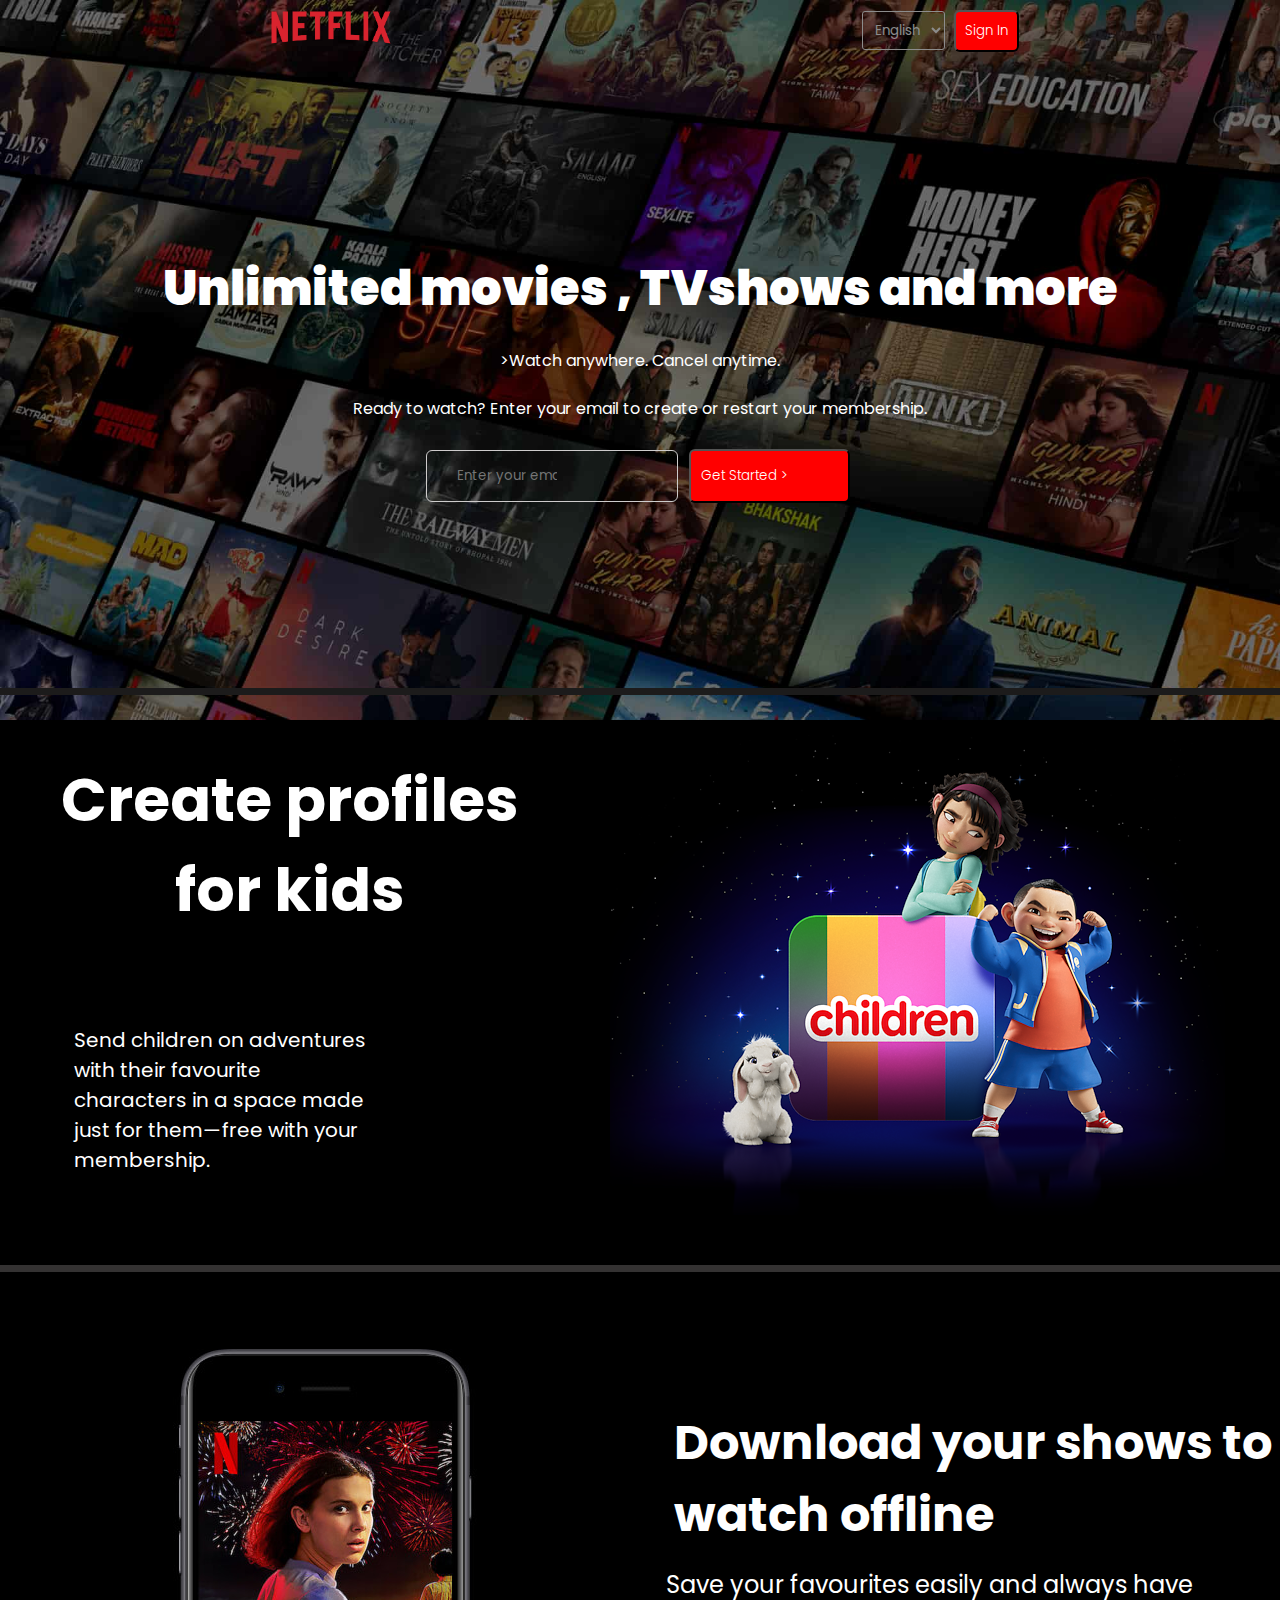
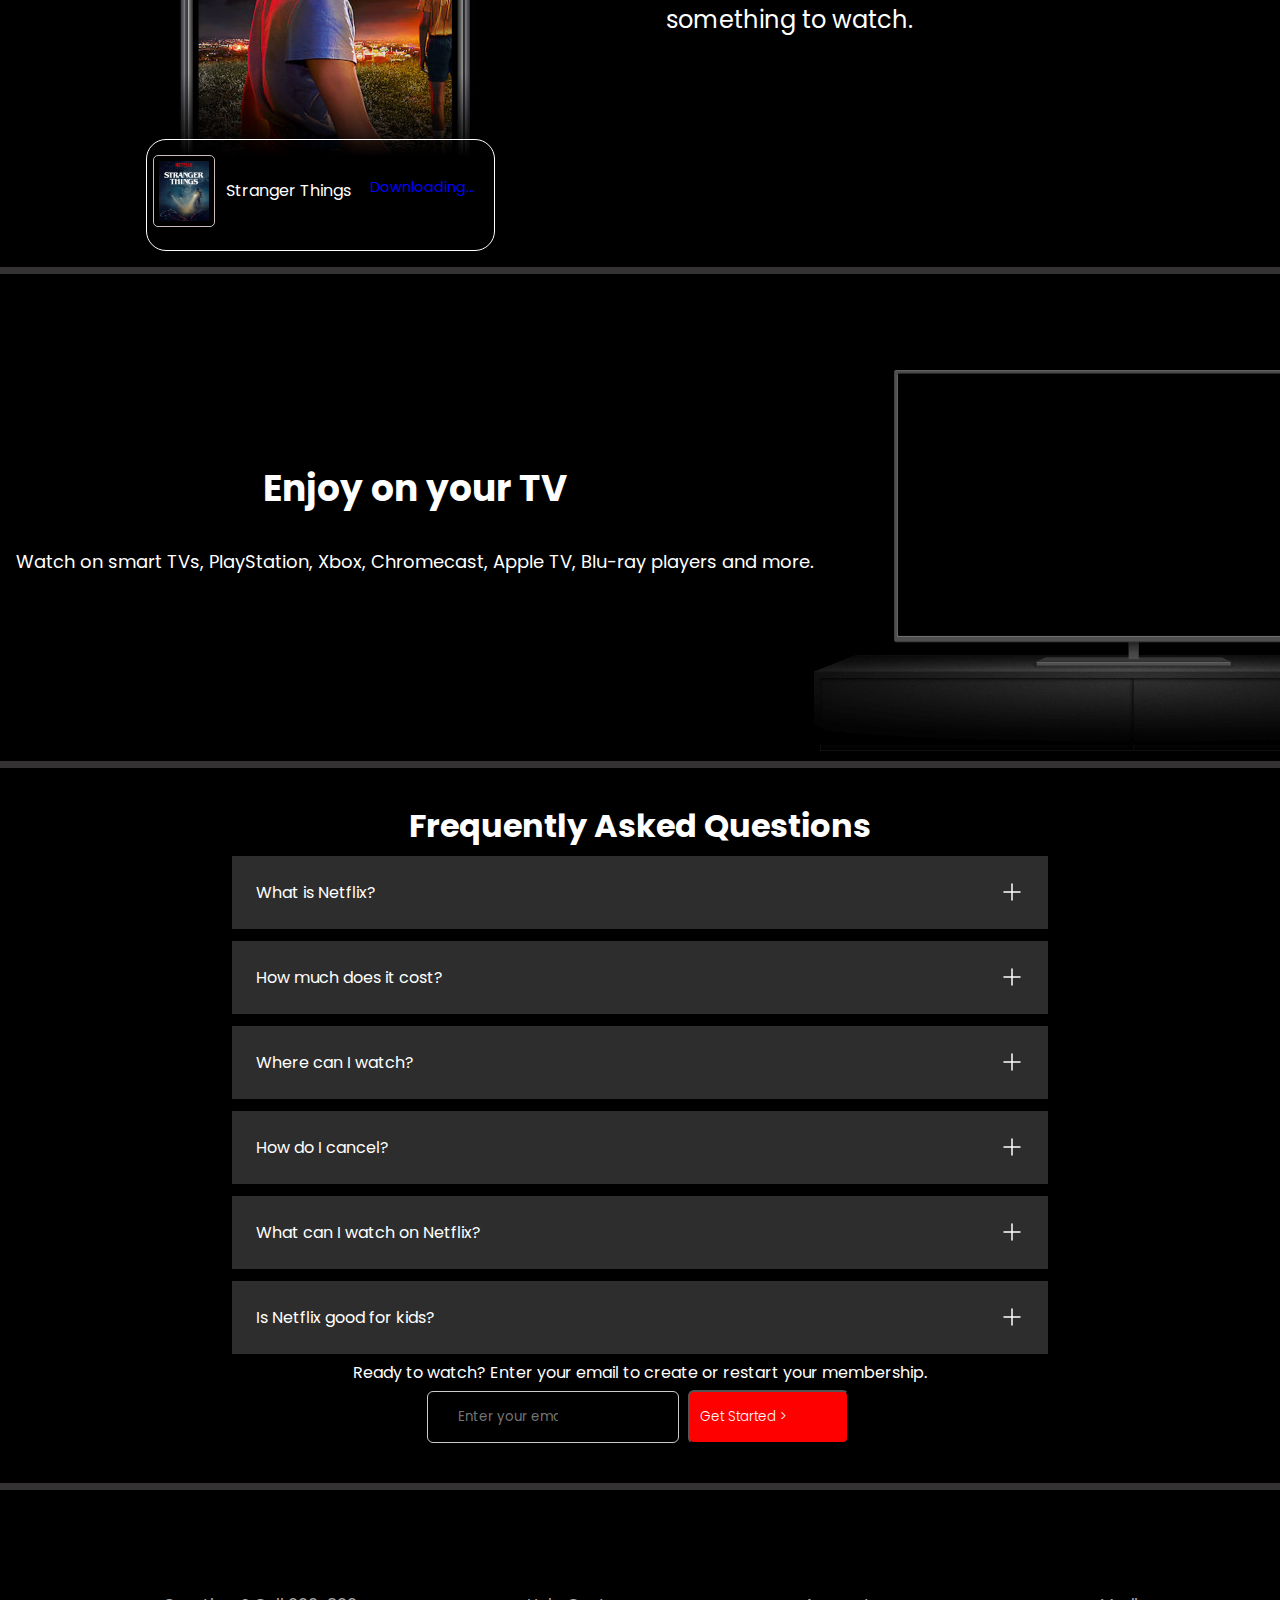
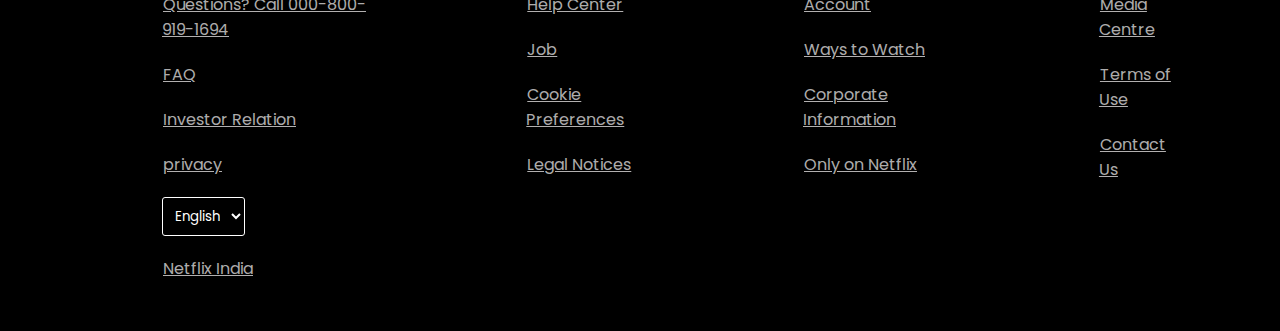
<file: index.html>
<!DOCTYPE html>
<html lang="en">
<head>
    <meta charset="UTF-8">
    <meta name="viewport" content="width=device-width, initial-scale=1.0">
    <title>netflix</title>
    <link rel="stylesheet" href="Netflix.css">
</head>
<body>
    <div class="main">
        <nav>
            <span><img  src="Netflix_Logo_PMS.png"></span>
            <div>
                <!-- <button class="btn1">English</button> -->
                <select name="lang" id="netflix">
                    <option value="Eng">English</option>
                    <option value="Hindi">Hindi</option>
                </select>
                <button class="btn2">Sign In</button>
            </div>
        </nav>
        <div class="box">
        </div>
        <div class="hero">
         <h1> Unlimited   movies ,  TVshows   and   more</h1>
            <span>>Watch anywhere. Cancel anytime.</span>
 
             <span>Ready to watch? Enter your email to create or restart your membership.</span>
             <div class="inputbox">
                <input type="text" placeholder="Enter your email adress">
                <button class="btn2" id="btn3" >Get Started   ></button>
             </div>
        </div>
        <div class="line">

        </div>
        <div class="new">
          <h1>Create profiles for kids</h1>
           <p>Send children on adventures with their favourite characters in a space made just for them—free with your membership.</p>
           <img src="child.png">
        </div>
        <div class="line2">

        </div>
        <div class="old">
            <div class="container">
               <img src="eleven.jpg">
               <div class="box2">
                    <img src="stranger.png">

                <div class="download">
                   Stranger Things
                </div>
                <div class="stranger">
                    Downloading...
                </div>
                </div>
            </div>
            <h1>Download your shows to watch offline</h1>
           <p> Save your favourites easily and always have something to watch.</p> 
       
        </div>
        <div class="line3"></div>
        <section class="third">
            <div class="msg"> 
               <span> Enjoy on your TV</span>
                <span>Watch on smart TVs, PlayStation, Xbox, Chromecast, Apple TV, Blu-ray players and more.</span>
            </div>
            <div class="video">
                <img src="tv.png">
                <video src="https://assets.nflxext.com/ffe/siteui/acquisition/ourStory/fuji/desktop/video-tv-in-0819.m4v" autoplay muted loop></video>
            </div>
        </section>
        <div class="line4"></div>
        <div class="faq">
            <h1>Frequently Asked Questions</h1>
            <div class="box4">
                <span>What is Netflix?</span>
                <svg xmlns="http://www.w3.org/2000/svg" width="24" height="24" viewBox="0 0 24 24" fill="white">
                    <path d="M12 4V20" stroke="white" stroke-width="1.5" stroke-linecap="round" stroke-linejoin="round"/>
                    <path d="M4 12H20" stroke="white" stroke-width="1.5" stroke-linecap="round" stroke-linejoin="round"/>
                    </svg>
            </div>
            <div class="box4">

                <span>How much does it cost?</span>
                <svg xmlns="http://www.w3.org/2000/svg" width="24" height="24" viewBox="0 0 24 24" fill="white">
                    <path d="M12 4V20" stroke="white" stroke-width="1.5" stroke-linecap="round" stroke-linejoin="round"/>
                    <path d="M4 12H20" stroke="white" stroke-width="1.5" stroke-linecap="round" stroke-linejoin="round"/>
                    </svg>
            </div>    
            <div class="box4">

                <span>Where can I watch?</span>
                <svg xmlns="http://www.w3.org/2000/svg" width="24" height="24" viewBox="0 0 24 24" fill="white">
                    <path d="M12 4V20" stroke="white" stroke-width="1.5" stroke-linecap="round" stroke-linejoin="round"/>
                    <path d="M4 12H20" stroke="white" stroke-width="1.5" stroke-linecap="round" stroke-linejoin="round"/>
                    </svg>
            </div>
            <div class="box4">

                <span>How do I cancel?</span>
                <svg xmlns="http://www.w3.org/2000/svg" width="24" height="24" viewBox="0 0 24 24" fill="white">
                    <path d="M12 4V20" stroke="white" stroke-width="1.5" stroke-linecap="round" stroke-linejoin="round"/>
                    <path d="M4 12H20" stroke="white" stroke-width="1.5" stroke-linecap="round" stroke-linejoin="round"/>
                    </svg>
            </div>
            <div class="box4">

                <span>What can I watch on Netflix?</span>
                <svg xmlns="http://www.w3.org/2000/svg" width="24" height="24" viewBox="0 0 24 24" fill="white">
                    <path d="M12 4V20" stroke="white" stroke-width="1.5" stroke-linecap="round" stroke-linejoin="round"/>
                    <path d="M4 12H20" stroke="white" stroke-width="1.5" stroke-linecap="round" stroke-linejoin="round"/>
                    </svg>
            </div>
            <div class="box4">

                <span>Is Netflix good for kids?</span>
                <svg xmlns="http://www.w3.org/2000/svg" width="24" height="24" viewBox="0 0 24 24" fill="white">
                    <path d="M12 4V20" stroke="white" stroke-width="1.5" stroke-linecap="round" stroke-linejoin="round"/>
                    <path d="M4 12H20" stroke="white" stroke-width="1.5" stroke-linecap="round" stroke-linejoin="round"/>
                    </svg>
            </div>
            <span>Ready to watch? Enter your email to create or restart your membership.</span>
            <div class="inputbox">
                <input type="text" placeholder="Enter your email adress">
                <button class="btn2" id="btn3" >Get Started ></button>
             </div>
            
        </div>
        <div class="line3"></div>
        <div class="last">

            <div class="sec">
               <span><a>
             Questions? Call 000-800-919-1694</a></span>
                <span><a>FAQ</a></span>
                <span><a>Investor Relation</a></span>
                <span><a>privacy</a></span>
                <span>

                    <select name="lang" id="language">
                       <option value="eng">English</option>
                       <option value="hnd">Hindi</option>
                    </select>
                </span>
                <span><a>Netflix India</a></span>
                
            </div>
            <div class="sec">
                <span><a>Help Center</a></span>
                <span><a>Job</a></span>
                <span><a>Cookie Preferences</a></span>
                <span><a>Legal Notices</a></span>
                
            </div>
            <div class="sec">
                <span><a>Account</a></span>
                <span><a>Ways to Watch</a></span>
                <span><a>Corporate Information</a></span>
                <span><a>Only on Netflix</a></span>
                
            </div>
            <div class="sec">
                <span><a>Media Centre</a></span>
                <span><a>Terms of Use</a></span>
                <span><a>Contact Us</a></span>
    
            </div>
        </div>
    </div>
</body>
</html>
</file>
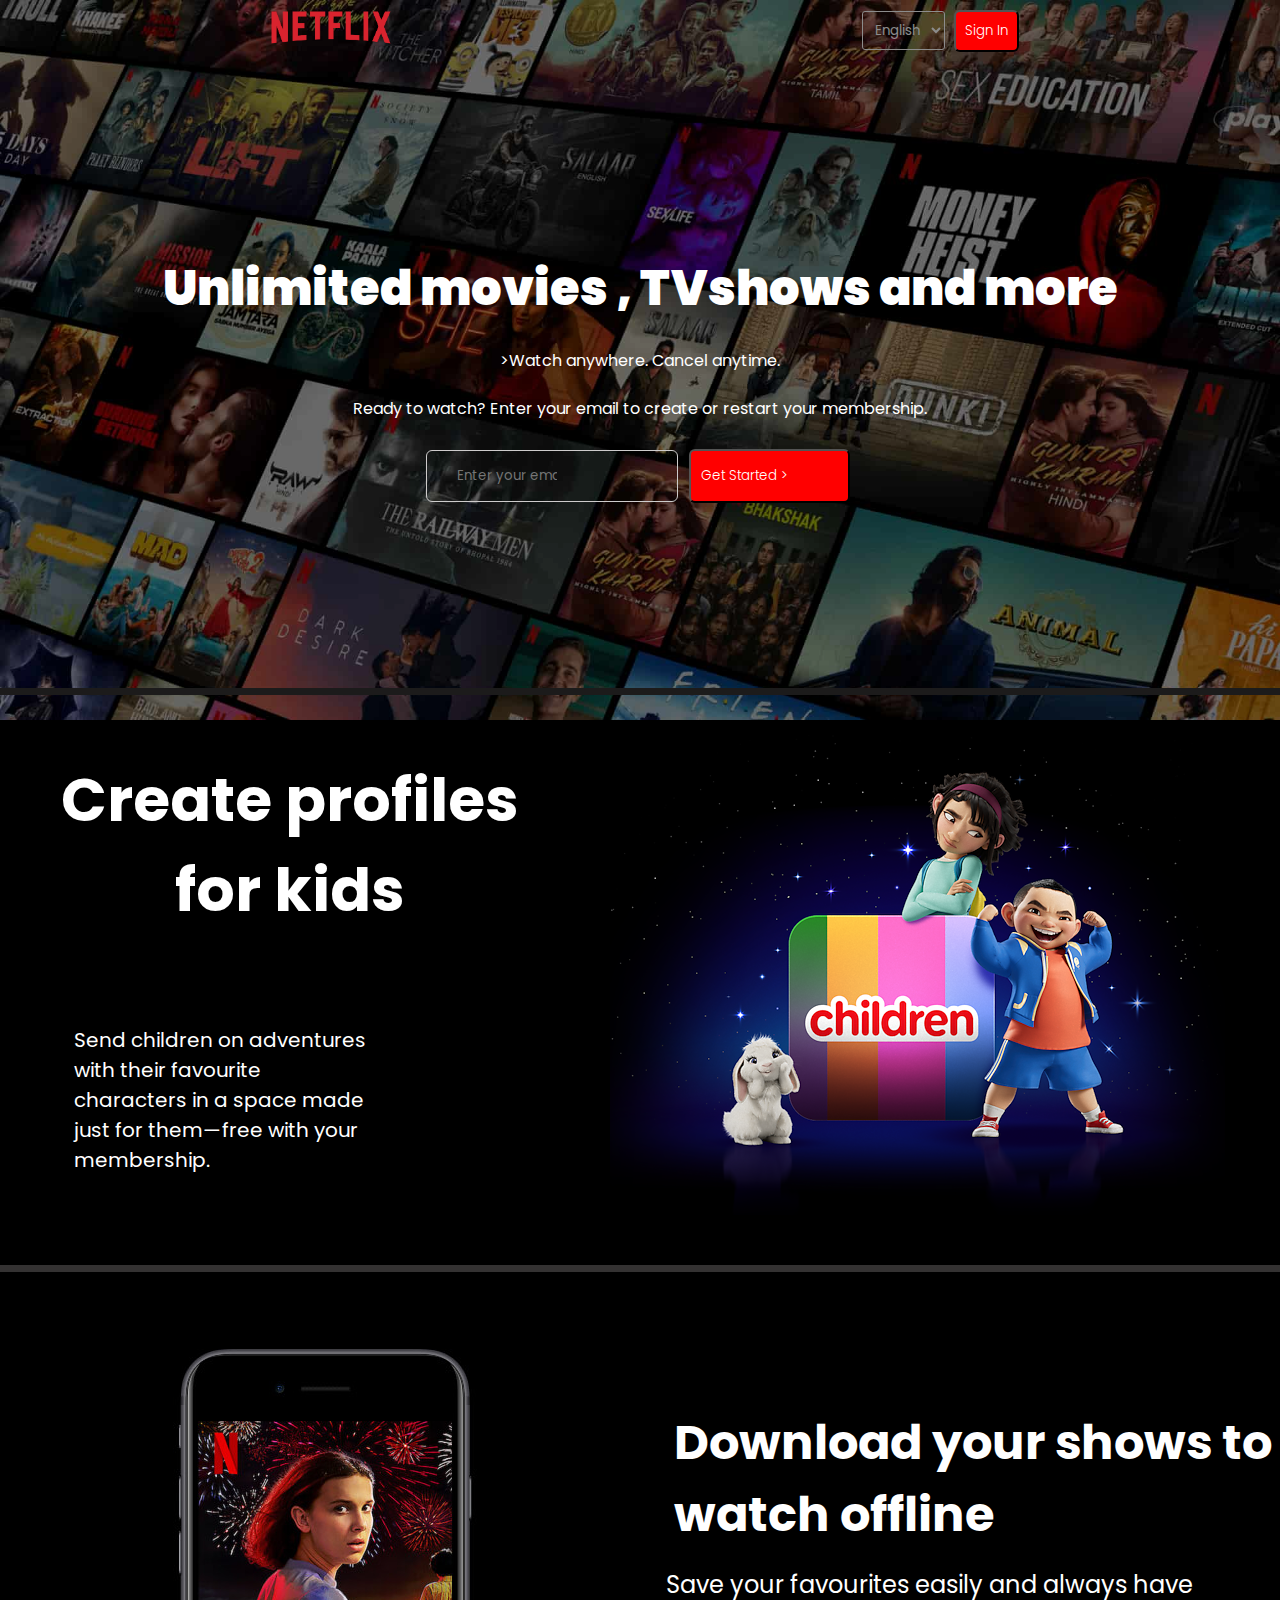
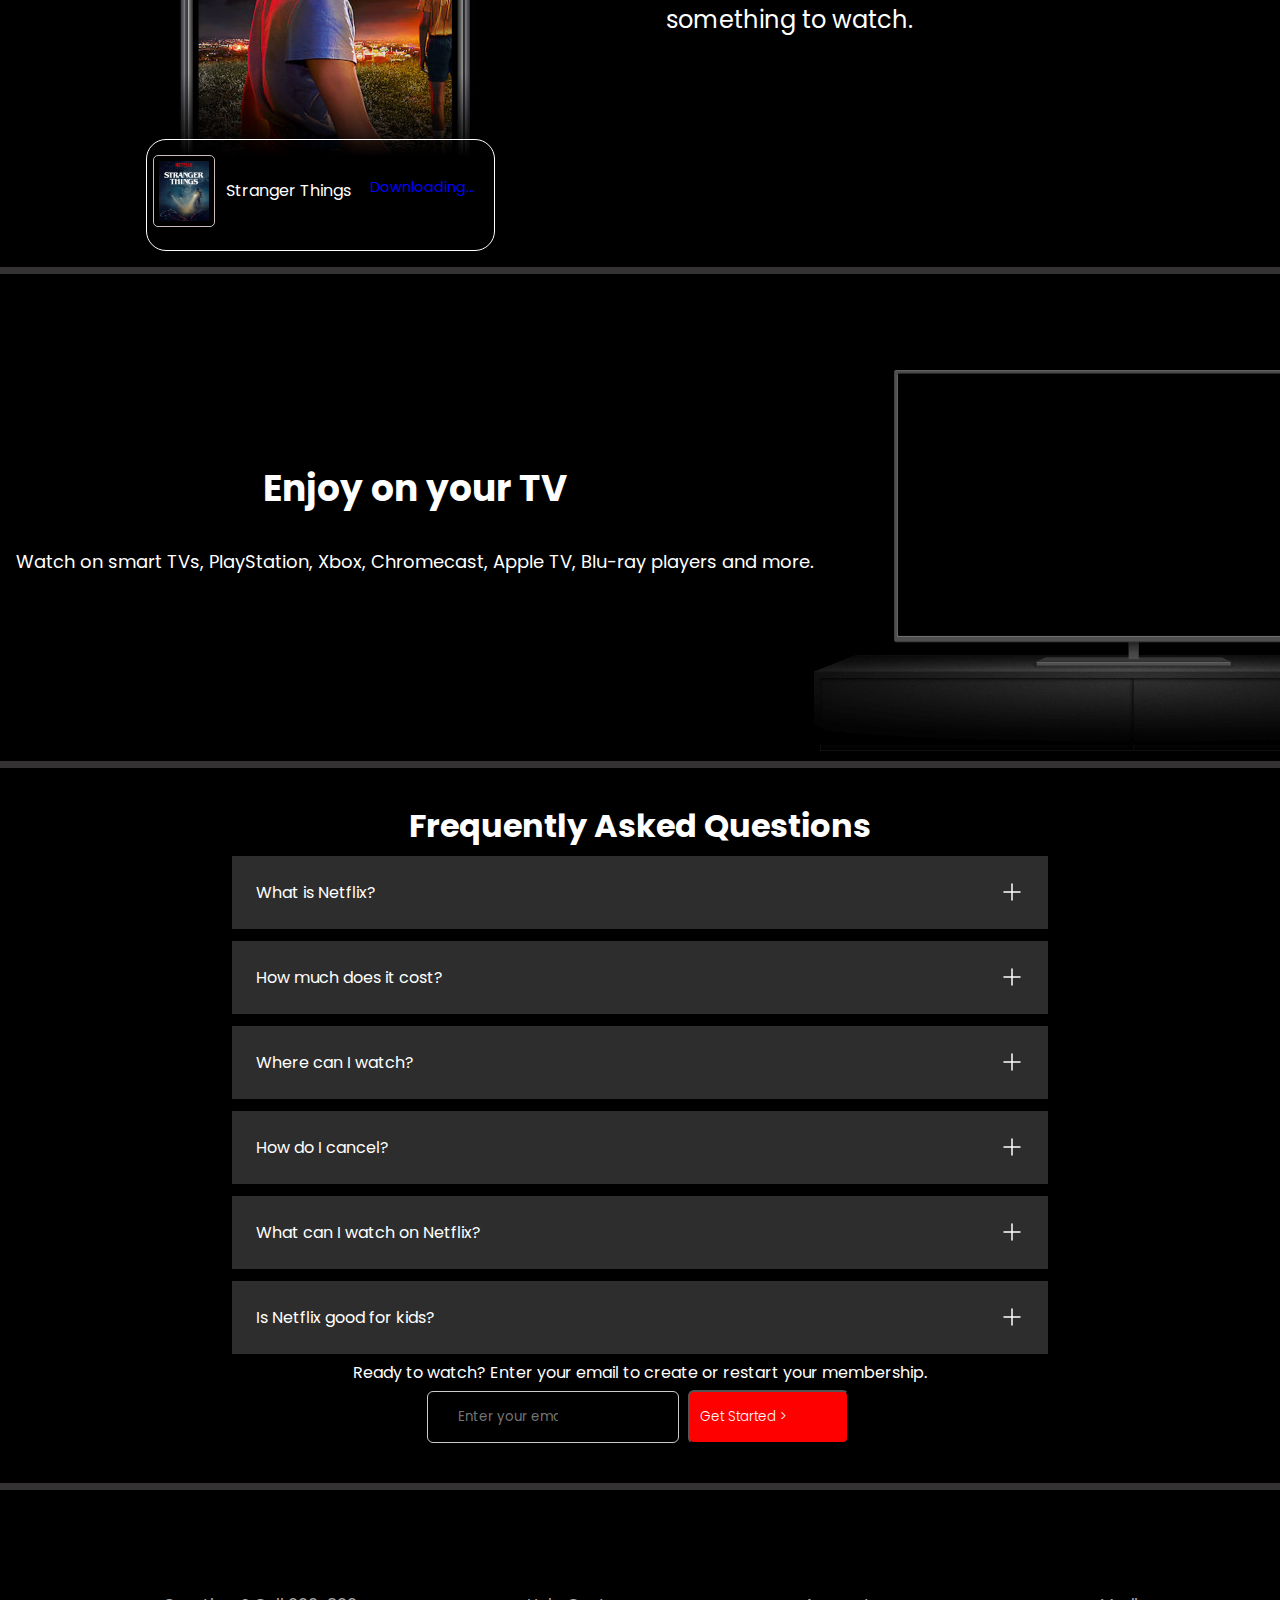
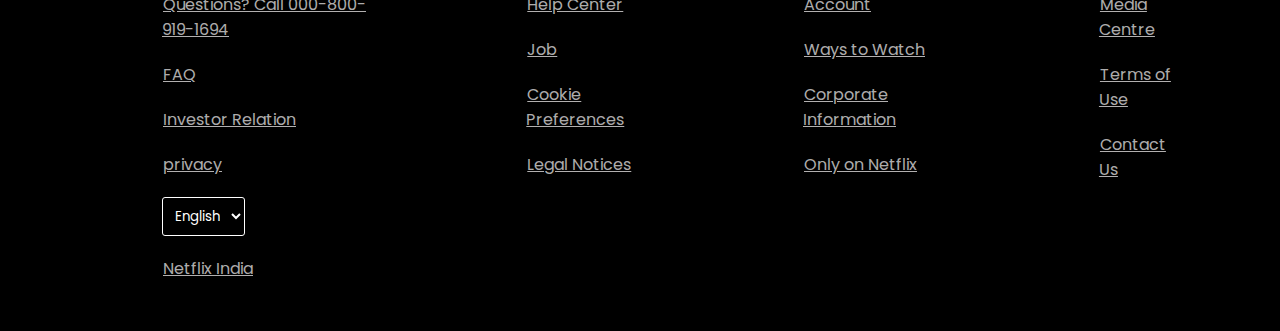
<file: Netflix.html>
<!DOCTYPE html>
<html lang="en">
<head>
    <meta charset="UTF-8">
    <meta name="viewport" content="width=device-width, initial-scale=1.0">
    <title>netflix</title>
    <link rel="stylesheet" href="Netflix.css">
</head>
<body>
    <div class="main">
        <nav>
            <span><img  src="Netflix_Logo_PMS.png"></span>
            <div>
                <!-- <button class="btn1">English</button> -->
                <select name="lang" id="netflix">
                    <option value="Eng">English</option>
                    <option value="Hindi">Hindi</option>
                </select>
                <button class="btn2">Sign In</button>
            </div>
        </nav>
        <div class="box">
        </div>
        <div class="hero">
         <h1> Unlimited   movies ,  TVshows   and   more</h1>
            <span>>Watch anywhere. Cancel anytime.</span>
 
             <span>Ready to watch? Enter your email to create or restart your membership.</span>
             <div class="inputbox">
                <input type="text" placeholder="Enter your email adress">
                <button class="btn2" id="btn3" >Get Started   ></button>
             </div>
        </div>
        <div class="line">

        </div>
        <div class="new">
          <h1>Create profiles for kids</h1>
           <p>Send children on adventures with their favourite characters in a space made just for them—free with your membership.</p>
           <img src="child.png">
        </div>
        <div class="line2">

        </div>
        <div class="old">
            <div class="container">
               <img src="eleven.jpg">
               <div class="box2">
                    <img src="stranger.png">

                <div class="download">
                   Stranger Things
                </div>
                <div class="stranger">
                    Downloading...
                </div>
                </div>
            </div>
            <h1>Download your shows to watch offline</h1>
           <p> Save your favourites easily and always have something to watch.</p> 
       
        </div>
        <div class="line3"></div>
        <section class="third">
            <div class="msg"> 
               <span> Enjoy on your TV</span>
                <span>Watch on smart TVs, PlayStation, Xbox, Chromecast, Apple TV, Blu-ray players and more.</span>
            </div>
            <div class="video">
                <img src="tv.png">
                <video src="https://assets.nflxext.com/ffe/siteui/acquisition/ourStory/fuji/desktop/video-tv-in-0819.m4v" autoplay muted loop></video>
            </div>
        </section>
        <div class="line4"></div>
        <div class="faq">
            <h1>Frequently Asked Questions</h1>
            <div class="box4">
                <span>What is Netflix?</span>
                <svg xmlns="http://www.w3.org/2000/svg" width="24" height="24" viewBox="0 0 24 24" fill="white">
                    <path d="M12 4V20" stroke="white" stroke-width="1.5" stroke-linecap="round" stroke-linejoin="round"/>
                    <path d="M4 12H20" stroke="white" stroke-width="1.5" stroke-linecap="round" stroke-linejoin="round"/>
                    </svg>
            </div>
            <div class="box4">

                <span>How much does it cost?</span>
                <svg xmlns="http://www.w3.org/2000/svg" width="24" height="24" viewBox="0 0 24 24" fill="white">
                    <path d="M12 4V20" stroke="white" stroke-width="1.5" stroke-linecap="round" stroke-linejoin="round"/>
                    <path d="M4 12H20" stroke="white" stroke-width="1.5" stroke-linecap="round" stroke-linejoin="round"/>
                    </svg>
            </div>    
            <div class="box4">

                <span>Where can I watch?</span>
                <svg xmlns="http://www.w3.org/2000/svg" width="24" height="24" viewBox="0 0 24 24" fill="white">
                    <path d="M12 4V20" stroke="white" stroke-width="1.5" stroke-linecap="round" stroke-linejoin="round"/>
                    <path d="M4 12H20" stroke="white" stroke-width="1.5" stroke-linecap="round" stroke-linejoin="round"/>
                    </svg>
            </div>
            <div class="box4">

                <span>How do I cancel?</span>
                <svg xmlns="http://www.w3.org/2000/svg" width="24" height="24" viewBox="0 0 24 24" fill="white">
                    <path d="M12 4V20" stroke="white" stroke-width="1.5" stroke-linecap="round" stroke-linejoin="round"/>
                    <path d="M4 12H20" stroke="white" stroke-width="1.5" stroke-linecap="round" stroke-linejoin="round"/>
                    </svg>
            </div>
            <div class="box4">

                <span>What can I watch on Netflix?</span>
                <svg xmlns="http://www.w3.org/2000/svg" width="24" height="24" viewBox="0 0 24 24" fill="white">
                    <path d="M12 4V20" stroke="white" stroke-width="1.5" stroke-linecap="round" stroke-linejoin="round"/>
                    <path d="M4 12H20" stroke="white" stroke-width="1.5" stroke-linecap="round" stroke-linejoin="round"/>
                    </svg>
            </div>
            <div class="box4">

                <span>Is Netflix good for kids?</span>
                <svg xmlns="http://www.w3.org/2000/svg" width="24" height="24" viewBox="0 0 24 24" fill="white">
                    <path d="M12 4V20" stroke="white" stroke-width="1.5" stroke-linecap="round" stroke-linejoin="round"/>
                    <path d="M4 12H20" stroke="white" stroke-width="1.5" stroke-linecap="round" stroke-linejoin="round"/>
                    </svg>
            </div>
            <span>Ready to watch? Enter your email to create or restart your membership.</span>
            <div class="inputbox">
                <input type="text" placeholder="Enter your email adress">
                <button class="btn2" id="btn3" >Get Started ></button>
             </div>
            
        </div>
        <div class="line3"></div>
        <div class="last">

            <div class="sec">
               <span><a>
             Questions? Call 000-800-919-1694</a></span>
                <span><a>FAQ</a></span>
                <span><a>Investor Relation</a></span>
                <span><a>privacy</a></span>
                <span>

                    <select name="lang" id="language">
                       <option value="eng">English</option>
                       <option value="hnd">Hindi</option>
                    </select>
                </span>
                <span><a>Netflix India</a></span>
                
            </div>
            <div class="sec">
                <span><a>Help Center</a></span>
                <span><a>Job</a></span>
                <span><a>Cookie Preferences</a></span>
                <span><a>Legal Notices</a></span>
                
            </div>
            <div class="sec">
                <span><a>Account</a></span>
                <span><a>Ways to Watch</a></span>
                <span><a>Corporate Information</a></span>
                <span><a>Only on Netflix</a></span>
                
            </div>
            <div class="sec">
                <span><a>Media Centre</a></span>
                <span><a>Terms of Use</a></span>
                <span><a>Contact Us</a></span>
    
            </div>
        </div>
    </div>
</body>
</html>
</file>
<file: Netflix.css>
@import url('https://fonts.googleapis.com/css2?family=Josefin+Sans:ital,wght@1,200&family=Lora:ital,wght@0,400..700;1,400..700&family=Protest+Revolution&family=Protest+Riot&display=swap');

@import url('https://fonts.googleapis.com/css2?family=Bebas+Neue&family=Josefin+Sans:ital,wght@1,200&family=Lora:ital,wght@0,400..700;1,400..700&family=Protest+Revolution&family=Protest+Riot&display=swap');
 
@import url('https://fonts.googleapis.com/css2?family=Bebas+Neue&family=Josefin+Sans:ital,wght@1,200&family=Lora:ital,wght@0,400..700;1,400..700&family=Poppins:ital,wght@0,100;0,200;0,300;0,400;0,500;0,600;0,700;0,800;0,900;1,100;1,200;1,300;1,400;1,500;1,600;1,700;1,800;1,900&family=Protest+Revolution&family=Protest+Riot&display=swap');
*{
    margin: 0px;
    padding: 0px;
    /* font-family: "Lora", serif,"Bebas Neue", sans-serif; */
    font-family: "Poppins", sans-serif;
}
body{
    background-color: black;
}
.main{
    background-image: url(backgroundnetflix.jpg);
    height: 80vh;
    position: relative;
    background-position: center center;
    background-repeat: no-repeat;
    background-size: max(1000px,100vw);
    /* background-color: black; */
}
.main .box
{
    height: 80vh;
    width: 100%;
    opacity: 0.45;
    top: 0;
    background-color: black;
    position: absolute;
}
nav{
    width: 80%;
    display: flex;
    justify-content: space-between;
    align-items: center;
    height: 62px;
    position: relative;
}
nav img{
    width: 150px;
    color: rgb(255, 13, 13);
    z-index: 10;
    padding-left: 20vw;
    position: relative;
}
nav button
{
    position: relative;
    z-index: 10;
}
.hero
{
    height: 80%;
    display: flex; 
    align-items: center;
    justify-content: center;
    flex-direction: column;
    color: white;
    z-index: 10;
    position: relative;
    gap: 23px;
    padding: 30px;
    padding-bottom: 20px;
    text-align: center;
    font-size: 1.5rem;
    font-weight: 600;
    /* font: 1em sans-serif; */
    /* font-weight: bold; */
}
/* >this sign is used for applying only on its first second and third child */
.hero> :first-child
{
    /* font-family: "Bebas Neue", sans-serif; */
    font-weight: 900;
    text-align: center;
    
}
.hero> :nth-child(2)
{
    /* font-family:  "Lora", serif,'Times New Roman', Times, serif; */
    font-weight:400;
    font-size: 1rem;
    text-align: center;
}
.hero> :nth-child(3)
{
    /* font-family:  "Lora", serif,'Times New Roman', Times, serif; */
    font-weight: 400;
    font-size: 1rem ;
    text-align: center;
}
.line
{
    background-color: rgb(52, 50, 50);
    width: 100%;
    height: 7px;
    width: 100vw;
}
.line2
{
    background-color: rgb(52, 50, 50);
    width: 100%;
    width: 100vw;
    height: 7px;
}
.line3
{
    background-color: rgb(52, 50, 50);
    width: 100%;
    width: 100vw; 
    height: 7px;
}
.line4
{
    background-color: rgb(52, 50, 50);
    width: 100%;
    width: 100vw; 
    height: 7px;
}
.new
{
    display: grid;
    color: white;
    /* font-family: "Lora", serif, 'Lucida Sans', 'Lucida Sans Regular', 'Lucida Grande', 'Lucida Sans Unicode', Geneva, Verdana, sans-serif; */
    text-align: center;
    justify-content: center;
    margin-top: 10px;
    grid-template-areas: 'newh newh img'
    'new new img';
}
.new p{
    grid-area: new;
    height: 100px;
    width: 300px;
    margin-top: -80px;
    margin-left: 64px;
    padding: 10px;
    font-weight: 400;
    font-size: 20px;
    text-align: left;
    justify-content: center;

}
.new h1{
    grid-area: newh;
    margin-top: 20px;
    /* margin-left: 400px; */
    padding:30px;
    font-weight: 700;
    font-size: 60px;
    /* text-align: center;
    justify-content: center; */
}
.new img
{
    grid-area: img;
    margin: 30px;
    margin-bottom: 50px;
}
select
{
    color: white;
    background-color: transparent;
    border: 1px solid white;
    padding: 8px;
    text-align: center;
    border-radius: 3px;
}
select:hover
{
    border-radius: 5px solid white;
    cursor: pointer;
}
.btn2
{
    background-color: red;
    /* /* padding-left: 8px; */
    /* padding-right: 8px; */
    padding: 9px;
    color: white;
    font-weight: 300;
    text-align: center;
    border-radius: 6px;
    margin: 5px;
}
.btn2:hover{
    background-color: rgb(105, 103, 103);
    cursor: pointer;
}
#btn3
{
    background-color: red;
    /* padding-top: 10px;
    padding-bottom: 10px; */
    /* padding: 1.5rem 1rem 0.5rem 0.5rem; */
    padding: 15px;
    padding-left: 10px;
    padding-right: 60px;
    text-align: center;
    border-radius: 6px;
}
#btn3:hover{
    cursor: pointer;
    background-color: rgb(83, 81, 81);
}
.main input
{
    background-color: transparent;
    border: 0.2px solid rgb(206, 204, 204);
    padding: 15px;
    padding-right: 120px;
    padding-left: 30px;
    margin-right: 0px;
    width: 100px;
    border-radius: 6px;
}

.old
{
    color: white;
    display: grid;
    flex-direction: row;
    grid-template-areas: 'oldimg oldh oldh'
    'oldimg oldp oldp';
    grid-gap: 1rem;
    
}
.old p{
    margin-top: -300px;
   padding-bottom: 1px;
   margin-bottom: 1px;
   font-size: 1.5rem;
    grid-area: oldp;
}
.old h1{
    height: 6px;
    padding: 5px;
    margin: 3px;
    font-size: 3rem;
    grid-area: oldh;
    margin-top: 130px;
    font-weight: 700;
}
.old img{
    padding: 5px;
    grid-area: oldimg;
}
.box2 
{
    position: relative;
   height: 100px; 
   width: 337px;
   display: flex;
   padding: 5px;
   border: 1px solid white;
   margin-left: 146px;
   text-align: center;
   border-radius: 20px;
   justify-content: space-evenly;
   margin-top: -30px;
}
.box2 img{
    margin-top: 10px;
    border: 1px solid rgb(204, 189, 189);
    border-radius: 5px;
    height: 60px;
    width: 50px;
}
.box2 .download
{
    padding: 10px;
    margin-top: 23px;
    font-size: 1rem;
}
.box2 .stranger
{
    padding: 8px;
    font-size: 0.9rem;
    margin-top: 24px;
    margin-right: 5px;
    color: blue;
}
.third
{
    color: white;
    display: flex;
    flex-direction: row;
    width: 100vw;
}
.third .video
{
    width: 24vw;
    margin-left: -15px;
}
.video video{
    
  position: absolute;
  margin-top: -385px;
 height: 263px;
    width: 632px;
}
.third .msg
{
    display: flex;
    flex-direction: column;
    justify-content: center;
    align-items: center;
}
.msg> :first-child
{
  font-weight: 700;
  padding: 1rem;
  font-size: 36px;
}
.msg> :nth-child(2)
{
    font-weight: 400px;
    font-size: 18px;
    padding: 1rem;
}
.faq
{
    color: white;
    padding: 34px;
    justify-content: center;
    align-items: center;
    text-align: center;
    display: flex;
    flex-direction: column;
}
.box4
{
    display: flex; 
    width: 60vw;
    background-color: #2d2d2d;
    max-width:60vw;
    margin: 6px auto;
    justify-content: space-between;
    padding: 24px;
    cursor: pointer;
    transition: all 1s ease-in-out;
}
.box4:hover
{
    background-color: #696767;
}
.last
{
    margin: 52px;
    color: rgb(253, 251, 251,0.7);
    display: flex;
}
.sec
{
    cursor: pointer;
    display: flex;
    flex-direction: column;
    margin: 40px;
    margin-left: 100px;
}
.sec span{
    margin: 10px;
}
.sec span a{
    margin: 1px;
    text-decoration: underline;
}
</file>
